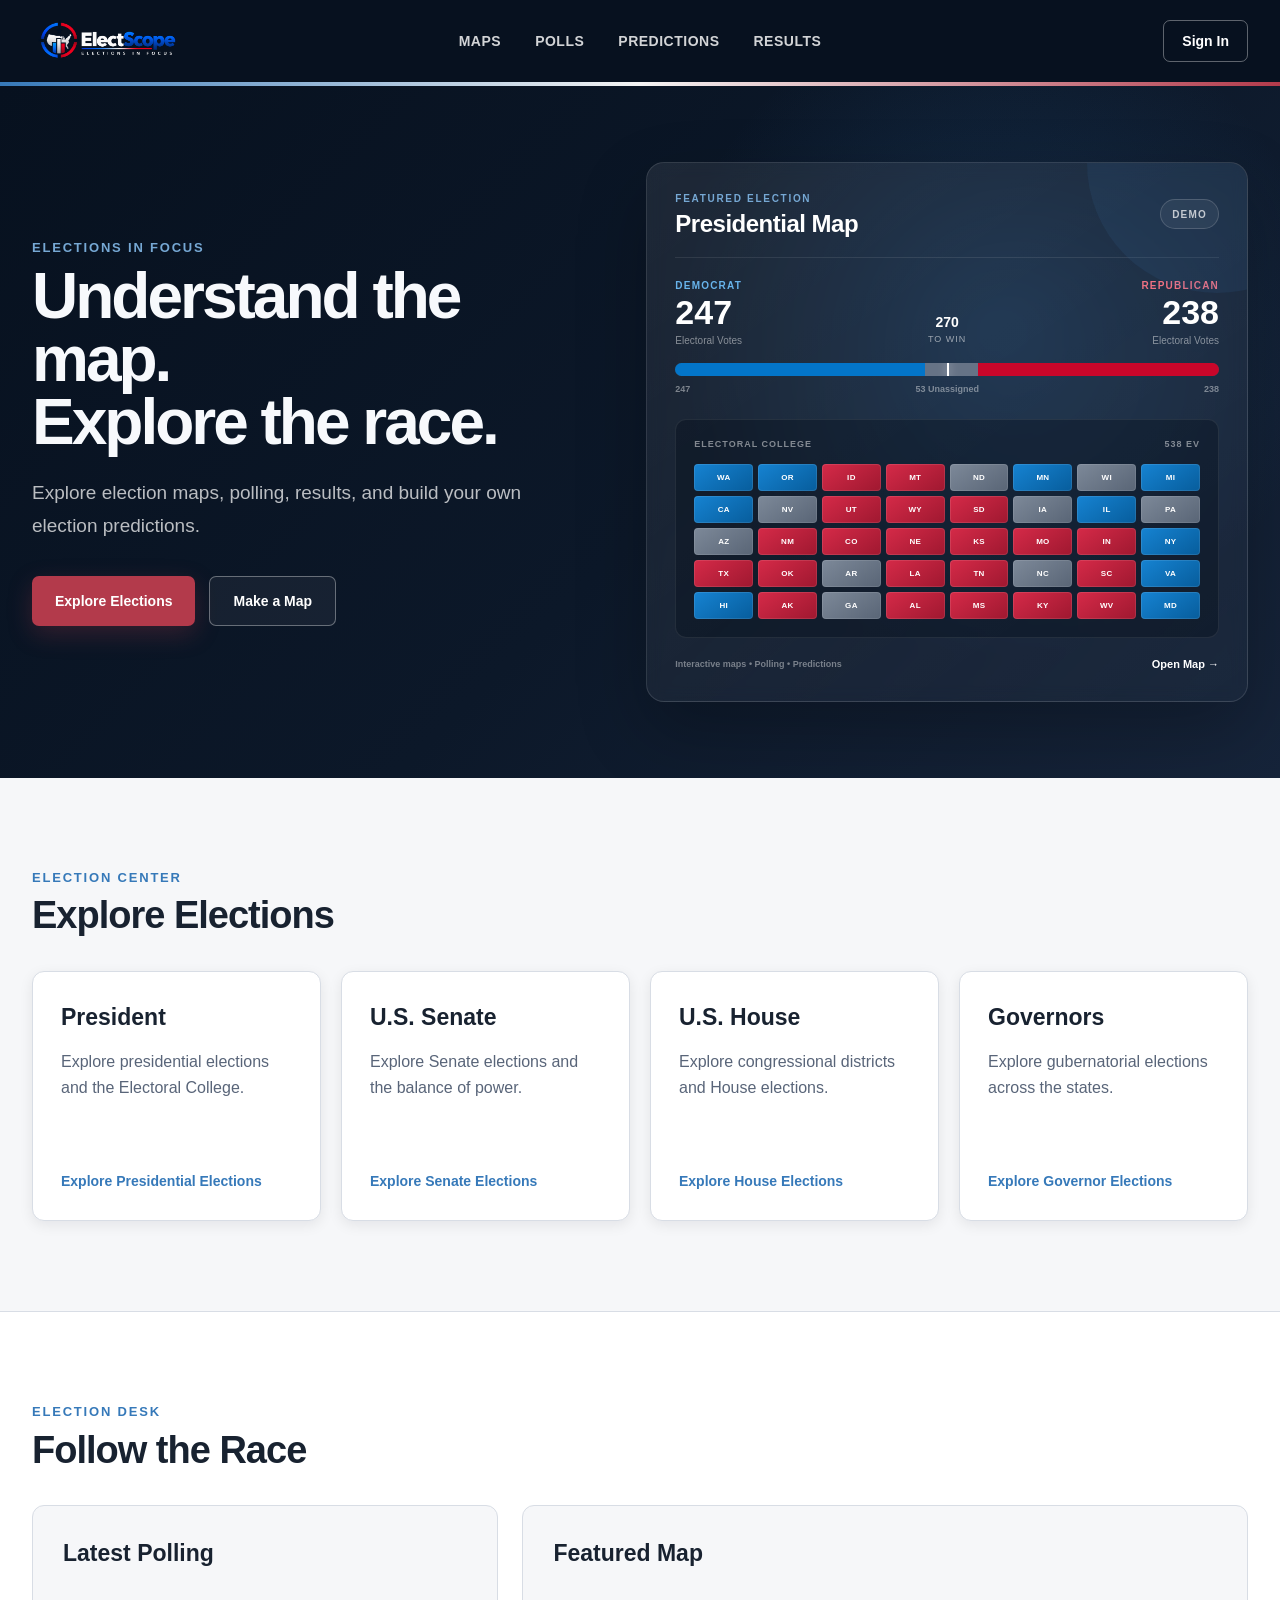
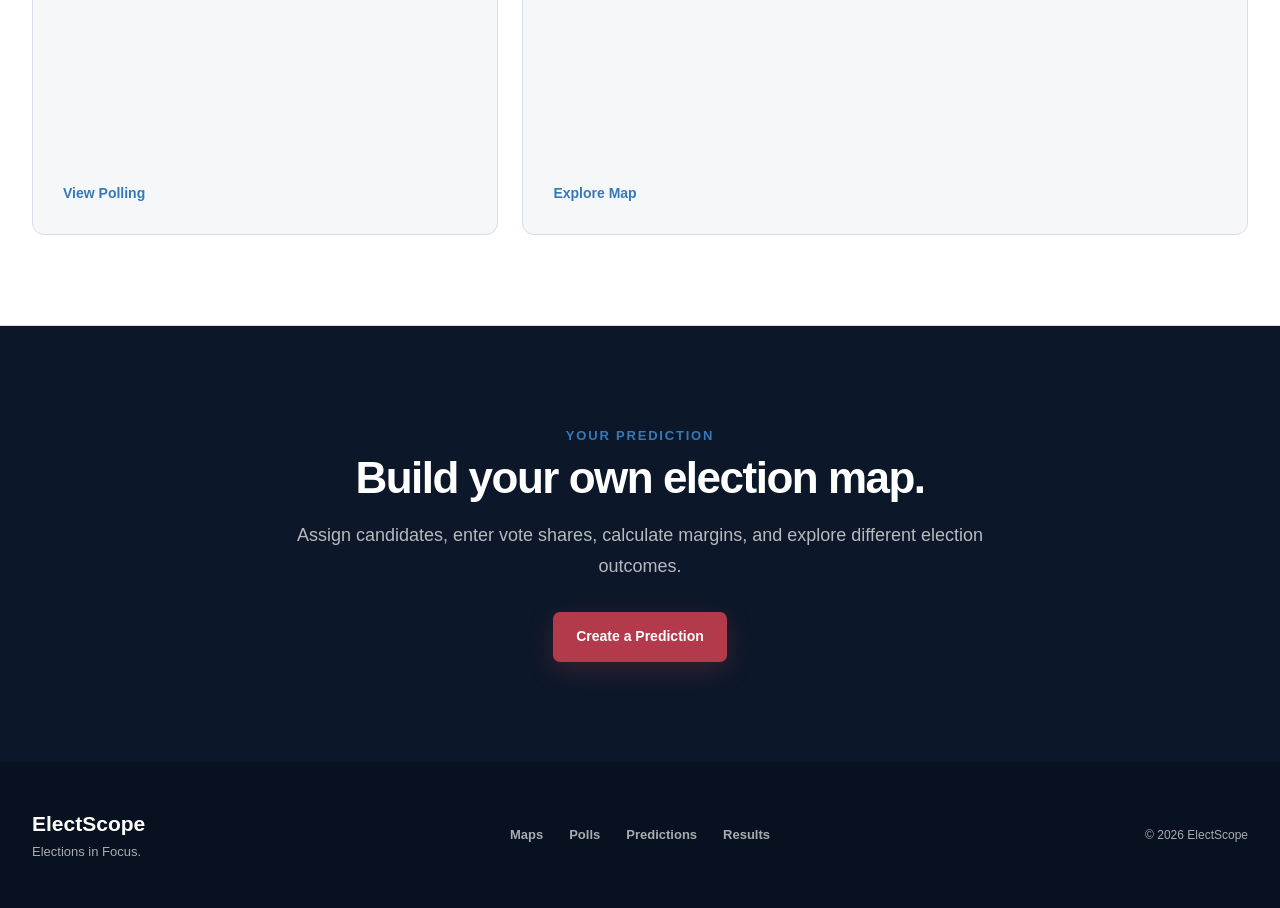
<file: index.html>
<!DOCTYPE html>
<html lang="en">

<head>
    <meta charset="UTF-8">
    <meta name="viewport" content="width=device-width, initial-scale=1.0">

    <title>ElectScope | Elections in Focus</title>

    <link rel="stylesheet" href="css/style.css">
</head>

<body>

    <!-- =====================================================
         HEADER
         ===================================================== -->

    <header class="site-header">

        <nav class="navbar">

            <!-- ELECTSCOPE BRAND -->
            <a href="index.html" class="logo">

                <img
                    src="assets/images/electscope-logo.png"
                    alt="ElectScope - Elections in Focus"
                    class="site-logo"
                >

            </a>


            <!-- MAIN NAVIGATION -->
            <div class="nav-links">

                <a href="maps.html">Maps</a>

                <a href="polls.html">Polls</a>

                <a href="predictions.html">Predictions</a>

                <a href="results.html">Results</a>

            </div>


            <!-- ACCOUNT AREA -->
            <div class="nav-account">

                <a href="#" class="sign-in-button">
                    Sign In
                </a>

            </div>

        </nav>

    </header>


    <!-- =====================================================
         MAIN CONTENT
         ===================================================== -->

    <main>


        <!-- =================================================
             HERO
             ================================================= -->

        <section class="hero">

            <div class="hero-content">

                <p class="hero-label">
                    Elections in Focus
                </p>

                <h1>
                    Understand the map.<br>
                    Explore the race.
                </h1>

                <p class="hero-description">
                    Explore election maps, polling, results,
                    and build your own election predictions.
                </p>

                <div class="hero-buttons">

                    <a href="maps.html" class="primary-button">
                        Explore Elections
                    </a>

                    <a href="predictions.html" class="secondary-button">
                        Make a Map
                    </a>

                </div>

            </div>


            <!-- =============================================
                 HERO ELECTION DASHBOARD
                 Demo numbers are fictional.
                 ============================================= -->

            <div class="hero-visual">

                <div class="hero-dashboard">

                    <div class="dashboard-top">

                        <div>

                            <p class="dashboard-eyebrow">
                                Featured Election
                            </p>

                            <h2>
                                Presidential Map
                            </h2>

                        </div>


                        <span class="dashboard-badge">
                            Demo
                        </span>

                    </div>


                    <div class="dashboard-divider"></div>


                    <!-- CANDIDATE / ELECTORAL VOTE TOTALS -->

                    <div class="dashboard-score">

                        <div class="candidate-score democrat-score">

                            <span class="candidate-party">
                                Democrat
                            </span>

                            <strong>
                                247
                            </strong>

                            <small>
                                Electoral Votes
                            </small>

                        </div>


                        <div class="majority-marker">

                            <span>
                                270
                            </span>

                            <small>
                                To Win
                            </small>

                        </div>


                        <div class="candidate-score republican-score">

                            <span class="candidate-party">
                                Republican
                            </span>

                            <strong>
                                238
                            </strong>

                            <small>
                                Electoral Votes
                            </small>

                        </div>

                    </div>


                    <!-- ELECTORAL VOTE BAR -->

                    <div class="electoral-bar">

                        <div class="ev-democrat"></div>

                        <div class="ev-tossup"></div>

                        <div class="ev-republican"></div>

                        <span class="ev-majority-line"></span>

                    </div>


                    <div class="bar-labels">

                        <span>
                            247
                        </span>

                        <span>
                            53 Unassigned
                        </span>

                        <span>
                            238
                        </span>

                    </div>


                    <!-- ABSTRACT MINI MAP -->

                    <div class="mini-map">

                        <div class="map-header">

                            <span>
                                Electoral College
                            </span>

                            <span>
                                538 EV
                            </span>

                        </div>


                        <div class="state-grid">

                            <span class="state dem">WA</span>
                            <span class="state dem">OR</span>
                            <span class="state rep">ID</span>
                            <span class="state rep">MT</span>
                            <span class="state toss">ND</span>
                            <span class="state dem">MN</span>
                            <span class="state toss">WI</span>
                            <span class="state dem">MI</span>

                            <span class="state dem">CA</span>
                            <span class="state toss">NV</span>
                            <span class="state rep">UT</span>
                            <span class="state rep">WY</span>
                            <span class="state rep">SD</span>
                            <span class="state toss">IA</span>
                            <span class="state dem">IL</span>
                            <span class="state toss">PA</span>

                            <span class="state toss">AZ</span>
                            <span class="state rep">NM</span>
                            <span class="state rep">CO</span>
                            <span class="state rep">NE</span>
                            <span class="state rep">KS</span>
                            <span class="state rep">MO</span>
                            <span class="state rep">IN</span>
                            <span class="state dem">NY</span>

                            <span class="state rep">TX</span>
                            <span class="state rep">OK</span>
                            <span class="state toss">AR</span>
                            <span class="state rep">LA</span>
                            <span class="state rep">TN</span>
                            <span class="state toss">NC</span>
                            <span class="state rep">SC</span>
                            <span class="state dem">VA</span>

                            <span class="state dem">HI</span>
                            <span class="state rep">AK</span>
                            <span class="state toss">GA</span>
                            <span class="state rep">AL</span>
                            <span class="state rep">MS</span>
                            <span class="state rep">KY</span>
                            <span class="state rep">WV</span>
                            <span class="state dem">MD</span>

                        </div>

                    </div>


                    <div class="dashboard-footer">

                        <span>
                            Interactive maps • Polling • Predictions
                        </span>

                        <a href="maps.html">
                            Open Map →
                        </a>

                    </div>

                </div>

            </div>

        </section>


        <!-- =================================================
             ELECTION CENTER
             ================================================= -->

        <section class="election-center">

            <div class="section-heading">

                <p>
                    Election Center
                </p>

                <h2>
                    Explore Elections
                </h2>

            </div>


            <div class="election-grid">


                <!-- PRESIDENT -->

                <article class="election-card">

                    <h3>
                        President
                    </h3>

                    <p>
                        Explore presidential elections and
                        the Electoral College.
                    </p>

                    <a href="maps.html">
                        Explore Presidential Elections
                    </a>

                </article>


                <!-- SENATE -->

                <article class="election-card">

                    <h3>
                        U.S. Senate
                    </h3>

                    <p>
                        Explore Senate elections and
                        the balance of power.
                    </p>

                    <a href="maps.html">
                        Explore Senate Elections
                    </a>

                </article>


                <!-- HOUSE -->

                <article class="election-card">

                    <h3>
                        U.S. House
                    </h3>

                    <p>
                        Explore congressional districts
                        and House elections.
                    </p>

                    <a href="maps.html">
                        Explore House Elections
                    </a>

                </article>


                <!-- GOVERNORS -->

                <article class="election-card">

                    <h3>
                        Governors
                    </h3>

                    <p>
                        Explore gubernatorial elections
                        across the states.
                    </p>

                    <a href="maps.html">
                        Explore Governor Elections
                    </a>

                </article>

            </div>

        </section>


        <!-- =================================================
             ELECTION DESK
             ================================================= -->

        <section class="election-desk">

            <div class="section-heading">

                <p>
                    Election Desk
                </p>

                <h2>
                    Follow the Race
                </h2>

            </div>


            <div class="desk-grid">


                <!-- POLLING -->

                <article class="polling-preview">

                    <h3>
                        Latest Polling
                    </h3>

                    <div class="polling-content">

                        <!-- Polling information will go here -->

                    </div>

                    <a href="polls.html">
                        View Polling
                    </a>

                </article>


                <!-- FEATURED MAP -->

                <article class="featured-map">

                    <h3>
                        Featured Map
                    </h3>

                    <div class="featured-map-content">

                        <!-- Featured election map will go here -->

                    </div>

                    <a href="maps.html">
                        Explore Map
                    </a>

                </article>

            </div>

        </section>


        <!-- =================================================
             PREDICTION CTA
             ================================================= -->

        <section class="prediction-cta">

            <div class="prediction-content">

                <p class="section-label">
                    Your Prediction
                </p>

                <h2>
                    Build your own election map.
                </h2>

                <p>
                    Assign candidates, enter vote shares,
                    calculate margins, and explore different
                    election outcomes.
                </p>

                <a href="predictions.html" class="primary-button">
                    Create a Prediction
                </a>

            </div>

        </section>

    </main>


    <!-- =====================================================
         FOOTER
         ===================================================== -->

    <footer class="site-footer">

        <div class="footer-brand">

            <strong>
                ElectScope
            </strong>

            <p>
                Elections in Focus.
            </p>

        </div>


        <div class="footer-links">

            <a href="maps.html">Maps</a>

            <a href="polls.html">Polls</a>

            <a href="predictions.html">Predictions</a>

            <a href="results.html">Results</a>

        </div>


        <p class="copyright">
            © 2026 ElectScope
        </p>

    </footer>


    <script src="js/main.js"></script>

</body>

</html>
</file>
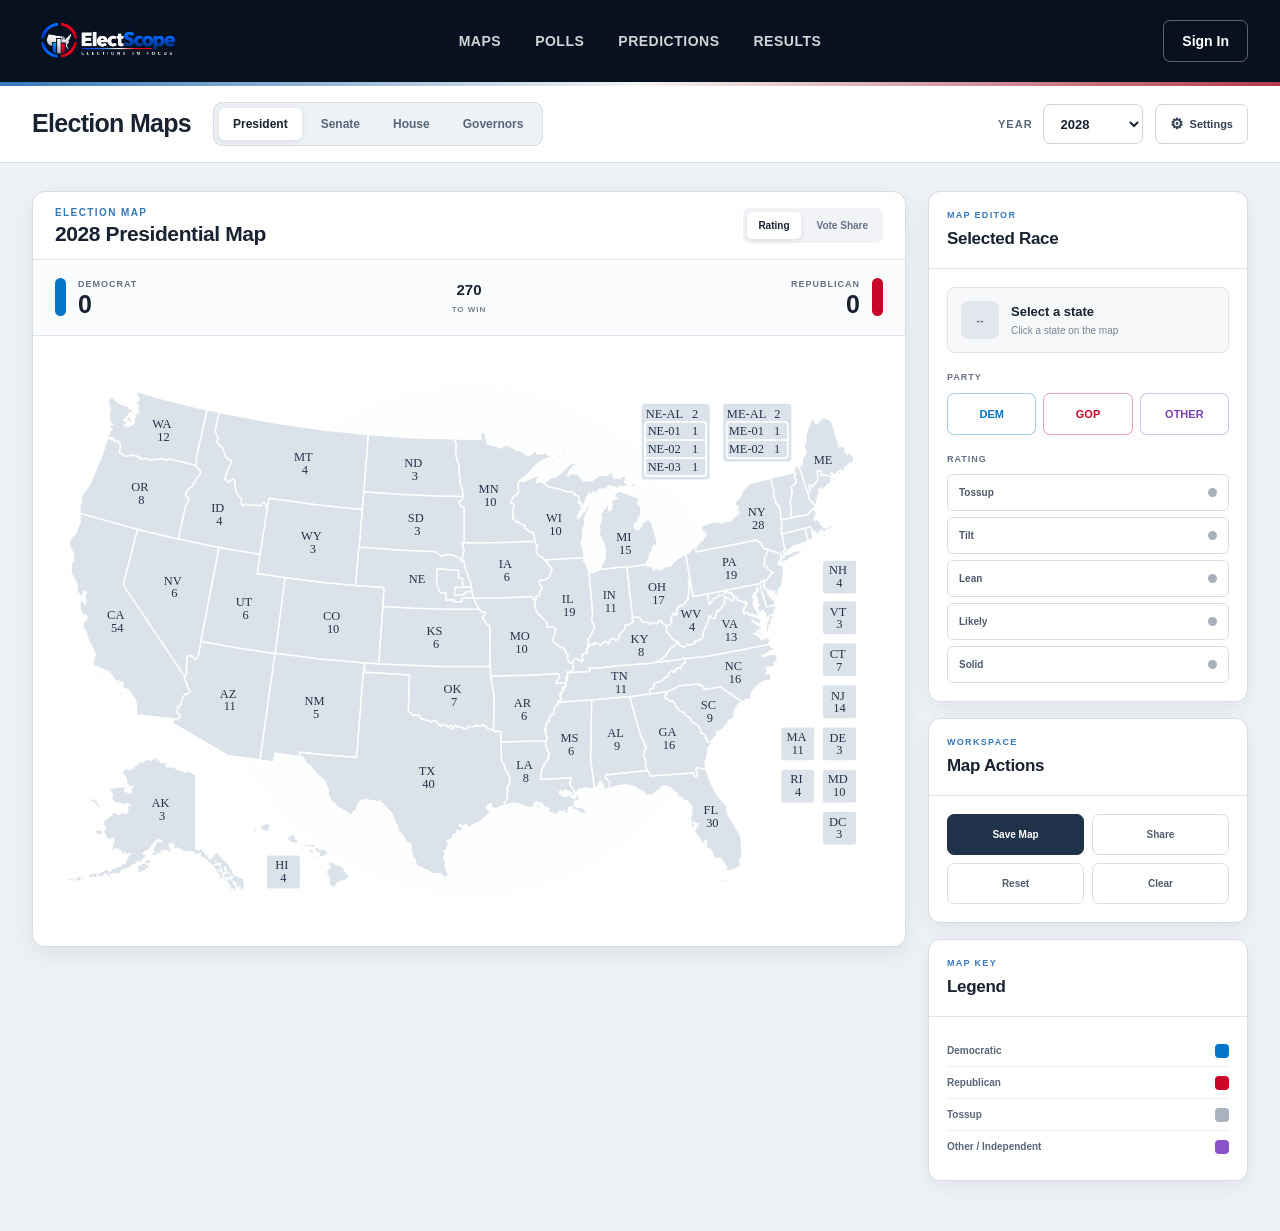
<file: maps.html>
<!DOCTYPE html>
<html lang="en">

<head>
    <meta charset="UTF-8">
    <meta name="viewport" content="width=device-width, initial-scale=1.0">

    <title>Maps | ElectScope</title>

    <link rel="stylesheet" href="css/style.css">

    <style>

        /* =====================================================
           MAPS PAGE
           ===================================================== */

        .maps-page {
            min-height: calc(100vh - 86px);
            background: #eef1f5;
        }

        /* =====================================================
           TOP TOOLBAR
           ===================================================== */

        .maps-toolbar {
            background: #ffffff;
            border-bottom: 1px solid #d8dde5;
        }

        .maps-toolbar-inner {
            width: min(100% - 64px, 1400px);
            min-height: 76px;
            margin: 0 auto;

            display: flex;
            align-items: center;
            justify-content: space-between;

            gap: 30px;
        }

        .maps-title-group {
            display: flex;
            align-items: center;
            gap: 22px;
        }

        .maps-page-title {
            font-size: 25px;
            font-weight: 900;
            letter-spacing: -0.7px;
            color: #182230;
        }

        .election-type-tabs {
            display: flex;
            align-items: center;
            gap: 5px;

            padding: 5px;

            background: #eef1f5;
            border: 1px solid #d8dde5;
            border-radius: 9px;
        }

        .election-type-button {
            border: 0;
            background: transparent;

            padding: 9px 14px;
            border-radius: 6px;

            color: #596579;

            font-family: inherit;
            font-size: 12px;
            font-weight: 800;

            cursor: pointer;
        }

        .election-type-button.active {
            background: #ffffff;
            color: #182230;

            box-shadow:
                0 2px 8px rgba(7, 17, 31, 0.08);
        }

        /* =====================================================
           TOOLBAR RIGHT
           ===================================================== */

        .maps-toolbar-actions {
            display: flex;
            align-items: center;
            gap: 12px;
        }

        .year-control {
            display: flex;
            align-items: center;
            gap: 10px;
        }

        .year-control label {
            color: #596579;

            font-size: 11px;
            font-weight: 900;

            letter-spacing: 1px;
            text-transform: uppercase;
        }

        .year-control select {
            min-width: 100px;
            height: 40px;

            padding: 0 34px 0 13px;

            border: 1px solid #cfd5de;
            border-radius: 7px;

            background: #ffffff;
            color: #182230;

            font-family: inherit;
            font-size: 13px;
            font-weight: 800;

            cursor: pointer;
        }

        .settings-button {
            height: 40px;

            padding: 0 14px;

            display: flex;
            align-items: center;
            gap: 7px;

            border: 1px solid #cfd5de;
            border-radius: 7px;

            background: #ffffff;
            color: #344054;

            font-family: inherit;
            font-size: 11px;
            font-weight: 900;

            cursor: pointer;

            transition:
                background 0.15s ease,
                border-color 0.15s ease,
                transform 0.15s ease;
        }

        .settings-button:hover {
            background: #f7f8fa;
            border-color: #aeb7c4;
            transform: translateY(-1px);
        }

        .settings-icon {
            font-size: 15px;
        }

        /* =====================================================
           WORKSPACE
           ===================================================== */

        .map-workspace {
            width: min(100% - 64px, 1400px);
            margin: 0 auto;

            padding: 28px 0 50px;

            display: grid;

            grid-template-columns:
                minmax(0, 1fr)
                320px;

            gap: 22px;
            align-items: start;
        }

        /* =====================================================
           MAP PANEL
           ===================================================== */

        .map-panel {
            min-width: 0;
            overflow: hidden;

            background: #ffffff;

            border: 1px solid #d8dde5;
            border-radius: 13px;

            box-shadow:
                0 8px 24px rgba(7, 17, 31, 0.07);
        }

        .map-panel-header {
            min-height: 68px;

            padding: 0 22px;

            display: flex;
            align-items: center;
            justify-content: space-between;

            gap: 20px;

            border-bottom: 1px solid #e1e5eb;
        }

        .map-panel-title span {
            display: block;

            margin-bottom: 2px;

            color: #3679b9;

            font-size: 10px;
            font-weight: 900;

            letter-spacing: 1.4px;
            text-transform: uppercase;
        }

        .map-panel-title h1 {
            font-size: 21px;
            line-height: 1.15;
            letter-spacing: -0.4px;
        }

        .map-mode {
            display: flex;
            gap: 5px;

            padding: 4px;

            background: #f1f3f6;
            border-radius: 7px;
        }

        .map-mode button {
            border: 0;
            border-radius: 5px;

            padding: 8px 11px;

            background: transparent;
            color: #667085;

            font-family: inherit;
            font-size: 10px;
            font-weight: 900;

            cursor: pointer;
        }

        .map-mode button.active {
            background: #ffffff;
            color: #182230;

            box-shadow:
                0 2px 6px rgba(7, 17, 31, 0.08);
        }

        /* =====================================================
           SUMMARY
           ===================================================== */

        .map-summary {
            padding: 18px 22px;

            display: grid;

            grid-template-columns:
                1fr
                auto
                1fr;

            align-items: center;

            gap: 24px;

            background: #fafbfc;
            border-bottom: 1px solid #e1e5eb;
        }

        .summary-party {
            display: flex;
            align-items: center;
            gap: 12px;
        }

        .summary-party.republican-summary {
            justify-content: flex-end;
            text-align: right;
        }

        .summary-color {
            width: 11px;
            height: 38px;

            border-radius: 999px;
        }

        .summary-color.democrat {
            background: #0375c9;
        }

        .summary-color.republican {
            background: #c9062a;
        }

        .summary-label {
            display: block;

            color: #667085;

            font-size: 9px;
            font-weight: 900;

            letter-spacing: 1px;
            text-transform: uppercase;
        }

        .summary-party strong {
            display: block;

            color: #182230;

            font-size: 25px;
            line-height: 1;
        }

        .summary-majority {
            text-align: center;
        }

        .summary-majority strong {
            display: block;
            font-size: 15px;
        }

        .summary-majority span {
            display: block;

            margin-top: 2px;

            color: #7b8493;

            font-size: 8px;
            font-weight: 900;

            letter-spacing: 1px;
            text-transform: uppercase;
        }

        /* =====================================================
           MAP
           ===================================================== */

        .map-canvas {
            position: relative;

            min-height: 610px;

            padding: 24px;

            display: flex;
            align-items: center;
            justify-content: center;

            overflow: hidden;

            background:
                radial-gradient(
                    circle at center,
                    rgba(54, 121, 185, 0.04),
                    transparent 52%
                ),
                #ffffff;
        }

        .election-map-container {
            width: 100%;
            min-height: 560px;

            display: flex;
            align-items: center;
            justify-content: center;

            overflow: hidden;
        }

        .election-map {
            display: block;

            width: 100%;
            height: 560px;

            border: 0;
            object-fit: contain;
        }

        /* =====================================================
           SIDEBAR
           ===================================================== */

        .map-sidebar {
            display: flex;
            flex-direction: column;
            gap: 16px;
        }

        .control-card {
            overflow: hidden;

            background: #ffffff;

            border: 1px solid #d8dde5;
            border-radius: 12px;

            box-shadow:
                0 6px 20px rgba(7, 17, 31, 0.06);
        }

        .control-card-header {
            padding: 17px 18px;

            border-bottom: 1px solid #e1e5eb;
        }

        .control-card-header span {
            display: block;

            margin-bottom: 3px;

            color: #3679b9;

            font-size: 9px;
            font-weight: 900;

            letter-spacing: 1.3px;
            text-transform: uppercase;
        }

        .control-card-header h2 {
            font-size: 17px;
            letter-spacing: -0.3px;
        }

        .control-card-body {
            padding: 18px;
        }

        /* =====================================================
           SELECTED STATE
           ===================================================== */

        .selected-state {
            display: flex;
            align-items: center;
            gap: 12px;

            padding: 13px;

            border: 1px solid #dfe4eb;
            border-radius: 8px;

            background: #f7f8fa;
        }

        .selected-state-icon {
            width: 38px;
            height: 38px;

            display: flex;
            align-items: center;
            justify-content: center;

            flex-shrink: 0;

            border-radius: 7px;

            background: #e3e7ed;
            color: #667085;

            font-size: 11px;
            font-weight: 900;
        }

        .selected-state strong {
            display: block;
            font-size: 13px;
        }

        .selected-state span {
            display: block;

            margin-top: 2px;

            color: #7a8596;

            font-size: 10px;
        }

        /* =====================================================
           CONTROLS
           ===================================================== */

        .control-label {
            display: block;

            margin: 18px 0 8px;

            color: #667085;

            font-size: 9px;
            font-weight: 900;

            letter-spacing: 1px;
            text-transform: uppercase;
        }

        .party-buttons {
            display: grid;
            grid-template-columns: repeat(3, 1fr);
            gap: 7px;
        }

        .party-button {
            min-height: 42px;

            border: 1px solid #d8dde5;
            border-radius: 7px;

            background: #ffffff;

            font-family: inherit;
            font-size: 11px;
            font-weight: 900;

            cursor: pointer;
        }

        .party-button.democrat {
            border-color: rgba(3, 117, 201, 0.35);
            color: #0375c9;
        }

        .party-button.republican {
            border-color: rgba(201, 6, 42, 0.35);
            color: #c9062a;
        }

        .party-button.other {
            border-color: rgba(140, 82, 199, 0.35);
            color: #7a43b1;
        }

        .party-button.democrat.active {
            background: #0375c9;
            color: #ffffff;
        }

        .party-button.republican.active {
            background: #c9062a;
            color: #ffffff;
        }

        .party-button.other.active {
            background: #8c52c7;
            color: #ffffff;
        }

        .rating-buttons {
            display: grid;
            gap: 6px;
        }

        .rating-button {
            width: 100%;
            min-height: 37px;

            padding: 0 11px;

            display: flex;
            align-items: center;
            justify-content: space-between;

            border: 1px solid #d8dde5;
            border-radius: 6px;

            background: #ffffff;
            color: #4d596b;

            font-family: inherit;
            font-size: 10px;
            font-weight: 800;

            cursor: pointer;
        }

        .rating-button:hover {
            background: #f7f8fa;
        }

        .rating-button.active {
            background: #eef3f8;
            border-color: #3679b9;

            box-shadow:
                inset 3px 0 0 #3679b9;
        }

        .rating-dot {
            width: 9px;
            height: 9px;

            border-radius: 50%;
            background: #a8b0bc;
        }

        /* =====================================================
           ACTIONS
           ===================================================== */

        .map-actions {
            display: grid;
            grid-template-columns: 1fr 1fr;
            gap: 8px;
        }

        .map-action-button {
            min-height: 41px;

            border: 1px solid #d8dde5;
            border-radius: 7px;

            background: #ffffff;
            color: #4f5b6d;

            font-family: inherit;
            font-size: 10px;
            font-weight: 900;

            cursor: pointer;
        }

        .map-action-button.primary {
            border-color: #20314a;
            background: #20314a;
            color: #ffffff;
        }

        /* =====================================================
           LEGEND
           ===================================================== */

        .legend-row {
            display: flex;
            align-items: center;
            justify-content: space-between;

            padding: 8px 0;

            color: #596579;

            font-size: 10px;
            font-weight: 700;
        }

        .legend-row + .legend-row {
            border-top: 1px solid #edf0f3;
        }

        .legend-swatch {
            width: 14px;
            height: 14px;

            border-radius: 4px;
        }

        .legend-swatch.democrat {
            background: #0375c9;
        }

        .legend-swatch.republican {
            background: #c9062a;
        }

        .legend-swatch.tossup {
            background: #aab2bd;
        }

        .legend-swatch.other {
            background: #8c52c7;
        }

        /* =====================================================
           SETTINGS MODAL
           ===================================================== */

        .settings-overlay {
            position: fixed;
            inset: 0;
            z-index: 1000;

            display: none;
            align-items: center;
            justify-content: center;

            padding: 30px;

            background:
                rgba(7, 17, 31, 0.62);

            backdrop-filter: blur(4px);
        }

        .settings-overlay.open {
            display: flex;
        }

        .settings-modal {
            width: min(860px, 100%);
            max-height: 88vh;

            overflow: hidden;

            display: grid;
            grid-template-rows: auto 1fr auto;

            background: #ffffff;

            border: 1px solid #d8dde5;
            border-radius: 15px;

            box-shadow:
                0 28px 80px rgba(7, 17, 31, 0.28);
        }

        .settings-modal-header {
            padding: 20px 22px;

            display: flex;
            align-items: center;
            justify-content: space-between;

            border-bottom: 1px solid #e1e5eb;
        }

        .settings-modal-heading span {
            display: block;

            margin-bottom: 3px;

            color: #3679b9;

            font-size: 9px;
            font-weight: 900;

            letter-spacing: 1.3px;
            text-transform: uppercase;
        }

        .settings-modal-heading h2 {
            color: #182230;

            font-size: 21px;
            letter-spacing: -0.4px;
        }

        .settings-close {
            width: 36px;
            height: 36px;

            border: 1px solid #d8dde5;
            border-radius: 8px;

            background: #ffffff;
            color: #596579;

            font-size: 20px;

            cursor: pointer;
        }

        .settings-modal-body {
            min-height: 0;

            display: grid;

            grid-template-columns:
                190px
                minmax(0, 1fr);
        }

        .settings-nav {
            padding: 16px;

            background: #f6f8fa;

            border-right: 1px solid #e1e5eb;
        }

        .settings-nav-button {
            width: 100%;

            margin-bottom: 6px;
            padding: 11px 12px;

            border: 0;
            border-radius: 7px;

            background: transparent;
            color: #596579;

            text-align: left;

            font-family: inherit;
            font-size: 11px;
            font-weight: 850;

            cursor: pointer;
        }

        .settings-nav-button.active {
            background: #ffffff;
            color: #182230;

            box-shadow:
                0 2px 8px rgba(7, 17, 31, 0.07);
        }

        .settings-content {
            padding: 24px;

            overflow-y: auto;
        }

        .settings-section {
            display: none;
        }

        .settings-section.active {
            display: block;
        }

        .settings-section h3 {
            margin-bottom: 5px;

            color: #182230;

            font-size: 18px;
        }

        .settings-description {
            margin-bottom: 22px;

            color: #7a8596;

            font-size: 11px;
            line-height: 1.55;
        }

        .settings-field {
            margin-bottom: 18px;
        }

        .settings-field label {
            display: block;

            margin-bottom: 7px;

            color: #596579;

            font-size: 9px;
            font-weight: 900;

            letter-spacing: 0.8px;
            text-transform: uppercase;
        }

        .settings-input,
        .settings-select {
            width: 100%;
            height: 42px;

            padding: 0 12px;

            border: 1px solid #cfd5de;
            border-radius: 7px;

            background: #ffffff;
            color: #182230;

            font-family: inherit;
            font-size: 12px;
            font-weight: 700;
        }

        .settings-grid {
            display: grid;
            grid-template-columns: 1fr 1fr;
            gap: 14px;
        }

        .party-settings-card {
            margin-bottom: 14px;
            padding: 16px;

            border: 1px solid #dfe4eb;
            border-radius: 9px;

            background: #fafbfc;
        }

        .party-settings-card h4 {
            margin-bottom: 14px;

            font-size: 13px;
        }

        .party-settings-card.democrat-card {
            border-left: 4px solid #0375c9;
        }

        .party-settings-card.republican-card {
            border-left: 4px solid #c9062a;
        }

        .settings-note {
            padding: 12px 14px;

            border: 1px solid #dce5ee;
            border-radius: 8px;

            background: #f5f8fb;
            color: #667085;

            font-size: 10px;
            line-height: 1.5;
        }

        .settings-toggle-row {
            min-height: 48px;

            display: flex;
            align-items: center;
            justify-content: space-between;

            gap: 20px;

            border-bottom: 1px solid #edf0f3;
        }

        .settings-toggle-row strong {
            display: block;

            color: #344054;

            font-size: 11px;
        }

        .settings-toggle-row span {
            display: block;

            margin-top: 2px;

            color: #8a94a3;

            font-size: 9px;
        }

        .settings-toggle-row input {
            width: 18px;
            height: 18px;
        }

        .settings-modal-footer {
            padding: 15px 22px;

            display: flex;
            align-items: center;
            justify-content: space-between;

            gap: 12px;

            border-top: 1px solid #e1e5eb;

            background: #fafbfc;
        }

        .settings-footer-right {
            display: flex;
            gap: 8px;
        }

        .settings-footer-button {
            min-height: 39px;

            padding: 0 15px;

            border: 1px solid #cfd5de;
            border-radius: 7px;

            background: #ffffff;
            color: #4f5b6d;

            font-family: inherit;
            font-size: 10px;
            font-weight: 900;

            cursor: pointer;
        }

        .settings-footer-button.primary {
            border-color: #20314a;
            background: #20314a;
            color: #ffffff;
        }

    </style>

</head>


<body>

    <!-- =====================================================
         HEADER
         ===================================================== -->

    <header class="site-header">

        <nav class="navbar">

            <a href="index.html" class="logo">

                <img
                    src="assets/images/electscope-logo.png"
                    alt="ElectScope - Elections in Focus"
                    class="site-logo"
                >

            </a>

            <div class="nav-links">

                <a href="maps.html">Maps</a>
                <a href="polls.html">Polls</a>
                <a href="predictions.html">Predictions</a>
                <a href="results.html">Results</a>

            </div>

            <div class="nav-account">

                <a href="#" class="sign-in-button">
                    Sign In
                </a>

            </div>

        </nav>

    </header>


    <!-- =====================================================
         MAPS PAGE
         ===================================================== -->

    <main class="maps-page">


        <!-- =================================================
             TOOLBAR
             ================================================= -->

        <section class="maps-toolbar">

            <div class="maps-toolbar-inner">

                <div class="maps-title-group">

                    <h1 class="maps-page-title">
                        Election Maps
                    </h1>

                    <div class="election-type-tabs">

                        <button
                            class="election-type-button active"
                            type="button"
                            data-election="president"
                        >
                            President
                        </button>

                        <button
                            class="election-type-button"
                            type="button"
                            data-election="senate"
                        >
                            Senate
                        </button>

                        <button
                            class="election-type-button"
                            type="button"
                            data-election="house"
                        >
                            House
                        </button>

                        <button
                            class="election-type-button"
                            type="button"
                            data-election="governors"
                        >
                            Governors
                        </button>

                    </div>

                </div>


                <div class="maps-toolbar-actions">

                    <div class="year-control">

                        <label for="election-year">
                            Year
                        </label>

                        <select id="election-year">

                            <option value="2028" selected>
                                2028
                            </option>

                            <option value="2024">
                                2024
                            </option>

                            <option value="2020">
                                2020
                            </option>

                        </select>

                    </div>


                    <button
                        type="button"
                        class="settings-button"
                        id="open-map-settings"
                    >
                        <span class="settings-icon">
                            ⚙
                        </span>

                        Settings
                    </button>

                </div>

            </div>

        </section>


        <!-- =================================================
             WORKSPACE
             ================================================= -->

        <section class="map-workspace">

            <div class="map-panel">

                <div class="map-panel-header">

                    <div class="map-panel-title">

                        <span>
                            Election Map
                        </span>

                        <h1 id="map-title">
                            2028 Presidential Map
                        </h1>

                    </div>


                    <div class="map-mode">

                        <button
                            type="button"
                            class="active"
                            data-mode="rating"
                        >
                            Rating
                        </button>

                        <button
                            type="button"
                            data-mode="vote-share"
                        >
                            Vote Share
                        </button>

                    </div>

                </div>


                <!-- =========================================
                     SUMMARY
                     ========================================= -->

                <div class="map-summary">

                    <div class="summary-party">

                        <span
                            class="summary-color democrat"
                        ></span>

                        <div>

                            <span
                                class="summary-label"
                                id="democrat-summary-label"
                            >
                                Democrat
                            </span>

                            <strong id="democrat-total">
                                0
                            </strong>

                        </div>

                    </div>


                    <div class="summary-majority">

                        <strong id="majority-number">
                            270
                        </strong>

                        <span id="majority-label">
                            To Win
                        </span>

                    </div>


                    <div
                        class="
                            summary-party
                            republican-summary
                        "
                    >

                        <div>

                            <span
                                class="summary-label"
                                id="republican-summary-label"
                            >
                                Republican
                            </span>

                            <strong id="republican-total">
                                0
                            </strong>

                        </div>

                        <span
                            class="summary-color republican"
                        ></span>

                    </div>

                </div>


                <!-- =========================================
                     SVG MAP
                     ========================================= -->

                <div class="map-canvas">

                    <div class="election-map-container">

                        <object
                            id="election-map"
                            class="election-map"
                            data="maps/president.svg"
                            type="image/svg+xml"
                            aria-label="United States presidential election map"
                        >
                            Your browser could not load the election map.
                        </object>

                    </div>

                </div>

            </div>


            <!-- =============================================
                 SIDEBAR
                 ============================================= -->

            <aside class="map-sidebar">

                <section class="control-card">

                    <div class="control-card-header">

                        <span>
                            Map Editor
                        </span>

                        <h2>
                            Selected Race
                        </h2>

                    </div>


                    <div class="control-card-body">

                        <div class="selected-state">

                            <div
                                class="selected-state-icon"
                                id="selected-state-icon"
                            >
                                --
                            </div>

                            <div>

                                <strong id="selected-state-name">
                                    Select a state
                                </strong>

                                <span id="selected-state-description">
                                    Click a state on the map
                                </span>

                            </div>

                        </div>


                        <span class="control-label">
                            Party
                        </span>


                        <div class="party-buttons">

                            <button
                                type="button"
                                class="party-button democrat"
                                data-party="democrat"
                                id="democrat-party-button"
                            >
                                DEM
                            </button>

                            <button
                                type="button"
                                class="party-button republican"
                                data-party="republican"
                                id="republican-party-button"
                            >
                                GOP
                            </button>

                            <button
                                type="button"
                                class="party-button other"
                                data-party="other"
                            >
                                OTHER
                            </button>

                        </div>


                        <span class="control-label">
                            Rating
                        </span>


                        <div class="rating-buttons">

                            <button
                                type="button"
                                class="rating-button"
                                data-rating="tossup"
                            >
                                Tossup
                                <span class="rating-dot"></span>
                            </button>

                            <button
                                type="button"
                                class="rating-button"
                                data-rating="tilt"
                            >
                                Tilt
                                <span class="rating-dot"></span>
                            </button>

                            <button
                                type="button"
                                class="rating-button"
                                data-rating="lean"
                            >
                                Lean
                                <span class="rating-dot"></span>
                            </button>

                            <button
                                type="button"
                                class="rating-button"
                                data-rating="likely"
                            >
                                Likely
                                <span class="rating-dot"></span>
                            </button>

                            <button
                                type="button"
                                class="rating-button"
                                data-rating="solid"
                            >
                                Solid
                                <span class="rating-dot"></span>
                            </button>

                        </div>

                    </div>

                </section>


                <!-- =========================================
                     ACTIONS
                     ========================================= -->

                <section class="control-card">

                    <div class="control-card-header">

                        <span>
                            Workspace
                        </span>

                        <h2>
                            Map Actions
                        </h2>

                    </div>


                    <div class="control-card-body">

                        <div class="map-actions">

                            <button
                                type="button"
                                class="map-action-button primary"
                                data-action="save"
                            >
                                Save Map
                            </button>

                            <button
                                type="button"
                                class="map-action-button"
                                data-action="share"
                            >
                                Share
                            </button>

                            <button
                                type="button"
                                class="map-action-button"
                                data-action="reset"
                            >
                                Reset
                            </button>

                            <button
                                type="button"
                                class="map-action-button"
                                data-action="clear"
                            >
                                Clear
                            </button>

                        </div>

                    </div>

                </section>


                <!-- =========================================
                     LEGEND
                     ========================================= -->

                <section class="control-card">

                    <div class="control-card-header">

                        <span>
                            Map Key
                        </span>

                        <h2>
                            Legend
                        </h2>

                    </div>


                    <div class="control-card-body">

                        <div class="legend-row">

                            <span id="democrat-legend-label">
                                Democratic
                            </span>

                            <span
                                class="legend-swatch democrat"
                            ></span>

                        </div>


                        <div class="legend-row">

                            <span id="republican-legend-label">
                                Republican
                            </span>

                            <span
                                class="legend-swatch republican"
                            ></span>

                        </div>


                        <div class="legend-row">

                            <span>
                                Tossup
                            </span>

                            <span
                                class="legend-swatch tossup"
                            ></span>

                        </div>


                        <div class="legend-row">

                            <span>
                                Other / Independent
                            </span>

                            <span
                                class="legend-swatch other"
                            ></span>

                        </div>

                    </div>

                </section>

            </aside>

        </section>

    </main>


    <!-- =====================================================
         MAP SETTINGS MODAL
         ===================================================== -->

    <div
        class="settings-overlay"
        id="map-settings-overlay"
        aria-hidden="true"
    >

        <div
            class="settings-modal"
            role="dialog"
            aria-modal="true"
            aria-labelledby="map-settings-title"
        >

            <div class="settings-modal-header">

                <div class="settings-modal-heading">

                    <span>
                        ElectScope
                    </span>

                    <h2 id="map-settings-title">
                        Map Settings
                    </h2>

                </div>


                <button
                    type="button"
                    class="settings-close"
                    id="close-map-settings"
                    aria-label="Close map settings"
                >
                    ×
                </button>

            </div>


            <div class="settings-modal-body">


                <!-- SETTINGS NAVIGATION -->

                <nav class="settings-nav">

                    <button
                        type="button"
                        class="settings-nav-button active"
                        data-settings-tab="general"
                    >
                        General
                    </button>

                    <button
                        type="button"
                        class="settings-nav-button"
                        data-settings-tab="candidates"
                    >
                        Candidates & Parties
                    </button>

                    <button
                        type="button"
                        class="settings-nav-button"
                        data-settings-tab="electoral-votes"
                    >
                        Electoral Votes
                    </button>

                    <button
                        type="button"
                        class="settings-nav-button"
                        data-settings-tab="display"
                    >
                        Display
                    </button>

                </nav>


                <!-- SETTINGS CONTENT -->

                <div class="settings-content">


                    <!-- GENERAL -->

                    <section
                        class="settings-section active"
                        data-settings-section="general"
                    >

                        <h3>
                            General
                        </h3>

                        <p class="settings-description">
                            Configure the basic information for this election map.
                        </p>


                        <div class="settings-field">

                            <label for="settings-map-title">
                                Map Title
                            </label>

                            <input
                                type="text"
                                class="settings-input"
                                id="settings-map-title"
                                value="2028 Presidential Map"
                            >

                        </div>


                        <div class="settings-grid">

                            <div class="settings-field">

                                <label for="settings-election-year">
                                    Election Year
                                </label>

                                <select
                                    class="settings-select"
                                    id="settings-election-year"
                                >

                                    <option value="2028">
                                        2028
                                    </option>

                                    <option value="2024">
                                        2024
                                    </option>

                                    <option value="2020">
                                        2020
                                    </option>

                                </select>

                            </div>


                            <div class="settings-field">

                                <label>
                                    Election Type
                                </label>

                                <input
                                    type="text"
                                    class="settings-input"
                                    value="President"
                                    disabled
                                >

                            </div>

                        </div>

                    </section>


                    <!-- CANDIDATES -->

                    <section
                        class="settings-section"
                        data-settings-section="candidates"
                    >

                        <h3>
                            Candidates & Parties
                        </h3>

                        <p class="settings-description">
                            Customize the names displayed throughout your map.
                            Party identity remains separate from candidate names
                            so map colors remain consistent.
                        </p>


                        <div
                            class="
                                party-settings-card
                                democrat-card
                            "
                        >

                            <h4>
                                Democratic Slot
                            </h4>


                            <div class="settings-grid">

                                <div class="settings-field">

                                    <label for="democrat-candidate-name">
                                        Candidate Name
                                    </label>

                                    <input
                                        type="text"
                                        class="settings-input"
                                        id="democrat-candidate-name"
                                        placeholder="Candidate name"
                                    >

                                </div>


                                <div class="settings-field">

                                    <label for="democrat-short-name">
                                        Short Label
                                    </label>

                                    <input
                                        type="text"
                                        class="settings-input"
                                        id="democrat-short-name"
                                        value="DEM"
                                        maxlength="12"
                                    >

                                </div>

                            </div>


                            <div class="settings-field">

                                <label for="democrat-party-name">
                                    Party Name
                                </label>

                                <input
                                    type="text"
                                    class="settings-input"
                                    id="democrat-party-name"
                                    value="Democratic"
                                >

                            </div>

                        </div>


                        <div
                            class="
                                party-settings-card
                                republican-card
                            "
                        >

                            <h4>
                                Republican Slot
                            </h4>


                            <div class="settings-grid">

                                <div class="settings-field">

                                    <label for="republican-candidate-name">
                                        Candidate Name
                                    </label>

                                    <input
                                        type="text"
                                        class="settings-input"
                                        id="republican-candidate-name"
                                        placeholder="Candidate name"
                                    >

                                </div>


                                <div class="settings-field">

                                    <label for="republican-short-name">
                                        Short Label
                                    </label>

                                    <input
                                        type="text"
                                        class="settings-input"
                                        id="republican-short-name"
                                        value="GOP"
                                        maxlength="12"
                                    >

                                </div>

                            </div>


                            <div class="settings-field">

                                <label for="republican-party-name">
                                    Party Name
                                </label>

                                <input
                                    type="text"
                                    class="settings-input"
                                    id="republican-party-name"
                                    value="Republican"
                                >

                            </div>

                        </div>

                    </section>


                    <!-- ELECTORAL VOTES -->

                    <section
                        class="settings-section"
                        data-settings-section="electoral-votes"
                    >

                        <h3>
                            Electoral Votes
                        </h3>

                        <p class="settings-description">
                            Official electoral-vote values are loaded from the
                            selected election year. Custom state values will be
                            added in the next wiring step.
                        </p>


                        <div class="settings-grid">

                            <div class="settings-field">

                                <label>
                                    Total Electoral Votes
                                </label>

                                <input
                                    type="number"
                                    class="settings-input"
                                    id="settings-total-ev"
                                    value="538"
                                    disabled
                                >

                            </div>


                            <div class="settings-field">

                                <label>
                                    Majority Needed
                                </label>

                                <input
                                    type="number"
                                    class="settings-input"
                                    id="settings-majority"
                                    value="270"
                                    disabled
                                >

                            </div>

                        </div>


                        <div class="settings-note">
                            ElectScope will calculate the majority automatically
                            from the total electoral votes. Custom allocations
                            will remain separate from official historical data.
                        </div>

                    </section>


                    <!-- DISPLAY -->

                    <section
                        class="settings-section"
                        data-settings-section="display"
                    >

                        <h3>
                            Display
                        </h3>

                        <p class="settings-description">
                            Choose which information appears on the election map.
                        </p>


                        <label class="settings-toggle-row">

                            <div>

                                <strong>
                                    State Labels
                                </strong>

                                <span>
                                    Show state abbreviations.
                                </span>

                            </div>

                            <input
                                type="checkbox"
                                id="display-state-labels"
                                checked
                            >

                        </label>


                        <label class="settings-toggle-row">

                            <div>

                                <strong>
                                    Electoral Vote Numbers
                                </strong>

                                <span>
                                    Show each state's electoral votes.
                                </span>

                            </div>

                            <input
                                type="checkbox"
                                id="display-ev-numbers"
                                checked
                            >

                        </label>


                        <label class="settings-toggle-row">

                            <div>

                                <strong>
                                    Rating Distribution
                                </strong>

                                <span>
                                    Show the rating distribution bar below the map.
                                </span>

                            </div>

                            <input
                                type="checkbox"
                                id="display-rating-bar"
                                checked
                            >

                        </label>

                    </section>

                </div>

            </div>


            <!-- SETTINGS FOOTER -->

            <div class="settings-modal-footer">

                <button
                    type="button"
                    class="settings-footer-button"
                    id="restore-default-settings"
                >
                    Restore Defaults
                </button>


                <div class="settings-footer-right">

                    <button
                        type="button"
                        class="settings-footer-button"
                        id="cancel-map-settings"
                    >
                        Cancel
                    </button>

                    <button
                        type="button"
                        class="
                            settings-footer-button
                            primary
                        "
                        id="apply-map-settings"
                    >
                        Apply Changes
                    </button>

                </div>

            </div>

        </div>

    </div>


    <!-- =====================================================
         JAVASCRIPT
         ===================================================== -->

    <script src="js/main.js"></script>
    <script src="data/elections.js"></script>
    <script src="js/maps.js"></script>


    <!-- =====================================================
         SETTINGS INTERFACE
         Temporary UI controller.
         Map-setting behavior gets moved into maps.js next.
         ===================================================== -->

    <script>

        document.addEventListener(
            "DOMContentLoaded",
            function () {

                const overlay =
                    document.getElementById(
                        "map-settings-overlay"
                    );

                const openButton =
                    document.getElementById(
                        "open-map-settings"
                    );

                const closeButton =
                    document.getElementById(
                        "close-map-settings"
                    );

                const cancelButton =
                    document.getElementById(
                        "cancel-map-settings"
                    );

                const navButtons =
                    document.querySelectorAll(
                        "[data-settings-tab]"
                    );

                const sections =
                    document.querySelectorAll(
                        "[data-settings-section]"
                    );


                function openSettings() {

                    overlay.classList.add("open");

                    overlay.setAttribute(
                        "aria-hidden",
                        "false"
                    );

                }


                function closeSettings() {

                    overlay.classList.remove("open");

                    overlay.setAttribute(
                        "aria-hidden",
                        "true"
                    );

                }


                openButton.addEventListener(
                    "click",
                    openSettings
                );


                closeButton.addEventListener(
                    "click",
                    closeSettings
                );


                cancelButton.addEventListener(
                    "click",
                    closeSettings
                );


                overlay.addEventListener(
                    "click",
                    function (event) {

                        if (event.target === overlay) {

                            closeSettings();

                        }

                    }
                );


                document.addEventListener(
                    "keydown",
                    function (event) {

                        if (
                            event.key === "Escape" &&
                            overlay.classList.contains(
                                "open"
                            )
                        ) {

                            closeSettings();

                        }

                    }
                );


                navButtons.forEach(
                    function (button) {

                        button.addEventListener(
                            "click",
                            function () {

                                const tab =
                                    button.dataset
                                        .settingsTab;


                                navButtons.forEach(
                                    function (item) {

                                        item.classList
                                            .toggle(
                                                "active",
                                                item ===
                                                button
                                            );

                                    }
                                );


                                sections.forEach(
                                    function (section) {

                                        section.classList
                                            .toggle(
                                                "active",
                                                section.dataset
                                                    .settingsSection ===
                                                tab
                                            );

                                    }
                                );

                            }
                        );

                    }
                );

            }
        );

    </script>

</body>

</html>
</file>
<file: css/style.css>
/* =========================================================
   ELECTSCOPE
   Desktop Design System
   ========================================================= */


/* =========================================================
   COLORS
   ========================================================= */

:root {

    --navy-950: #07111f;
    --navy-900: #0c1829;
    --navy-800: #142238;
    --navy-700: #20314a;

    --white: #ffffff;
    --off-white: #f6f7f9;
    --light-gray: #e8ebef;
    --border: #d8dde5;

    --text-dark: #182230;
    --text-medium: #596579;
    --text-light: #f7f9fc;

    --scope-blue: #3679b9;
    --scope-blue-light: #76a8d4;
    --scope-red: #b33a4b;

    --democrat: #0375c9;
    --republican: #c9062a;
    --independent: #8c52c7;
    --tossup: #8b95a5;

    --shadow-small:
        0 4px 14px rgba(7, 17, 31, 0.08);

    --shadow-medium:
        0 12px 32px rgba(7, 17, 31, 0.12);

    --page-width: 1240px;
}


/* =========================================================
   RESET
   ========================================================= */

* {
    box-sizing: border-box;
    margin: 0;
    padding: 0;
}


html {
    scroll-behavior: smooth;
}


body {

    min-height: 100vh;

    font-family:
        Inter,
        "Segoe UI",
        Arial,
        Helvetica,
        sans-serif;

    background: var(--off-white);

    color: var(--text-dark);

    line-height: 1.5;
}


a {
    color: inherit;
    text-decoration: none;
}


/* =========================================================
   HEADER
   ========================================================= */

.site-header {

    position: relative;

    z-index: 100;

    background: var(--navy-950);

    color: var(--white);

    border-bottom: 4px solid transparent;

    border-image:
        linear-gradient(
            90deg,
            var(--scope-blue),
            #f4f4f4,
            var(--scope-red)
        ) 1;
}


/* =========================================================
   NAVBAR
   ========================================================= */

.navbar {

    width: min(
        100% - 64px,
        var(--page-width)
    );

    min-height: 82px;

    margin: 0 auto;

    display: grid;

    grid-template-columns:
        1fr
        auto
        1fr;

    align-items: center;

    gap: 30px;
}


/* =========================================================
   LOGO
   ========================================================= */

.logo {

    justify-self: start;

    display: flex;

    align-items: center;

    height: 58px;
}


.site-logo {

    display: block;

    width: auto;

    height: 50px;

    max-width: 310px;

    object-fit: contain;
}


/* =========================================================
   MAIN NAVIGATION
   ========================================================= */

.nav-links {

    display: flex;

    align-items: center;

    justify-content: center;

    gap: 34px;
}


.nav-links a {

    position: relative;

    display: inline-flex;

    align-items: center;

    padding: 30px 0;

    color:
        rgba(255, 255, 255, 0.82);

    font-size: 14px;

    font-weight: 700;

    letter-spacing: 0.5px;

    text-transform: uppercase;

    transition:
        color 0.2s ease,
        transform 0.2s ease;
}


.nav-links a:hover {

    color: var(--white);

    transform: translateY(-1px);
}


.nav-links a::after {

    content: "";

    position: absolute;

    left: 50%;
    bottom: 20px;

    width: 0;
    height: 2px;

    background: var(--white);

    transform: translateX(-50%);

    transition:
        width 0.2s ease;
}


.nav-links a:hover::after {
    width: 100%;
}


/* =========================================================
   ACCOUNT
   ========================================================= */

.nav-account {
    justify-self: end;
}


.nav-account a {

    display: inline-flex;

    align-items: center;

    justify-content: center;

    min-height: 42px;

    padding: 0 18px;

    border:
        1px solid
        rgba(255, 255, 255, 0.35);

    border-radius: 7px;

    font-size: 14px;

    font-weight: 700;

    transition:
        background 0.2s ease,
        border-color 0.2s ease;
}


.nav-account a:hover {

    background:
        rgba(255, 255, 255, 0.1);

    border-color:
        rgba(255, 255, 255, 0.65);
}


/* =========================================================
   BASIC PAGE FOUNDATION
   ========================================================= */

main {
    width: 100%;
}


section {
    position: relative;
}


.section-heading {
    margin-bottom: 34px;
}


.section-heading > p,
.section-label,
.hero-label {

    margin-bottom: 8px;

    color: var(--scope-blue);

    font-size: 13px;

    font-weight: 900;

    letter-spacing: 1.8px;

    text-transform: uppercase;
}


.section-heading h2 {

    font-size: 38px;

    line-height: 1.1;

    letter-spacing: -1px;
}


/* =========================================================
   HERO
   ========================================================= */

.hero {

    min-height: 610px;

    display: grid;

    grid-template-columns:
        minmax(0, 0.95fr)
        minmax(500px, 1.05fr);

    align-items: center;

    gap: 70px;

    padding:
        76px
        max(
            32px,
            calc(
                (100vw - var(--page-width)) / 2
            )
        );

    overflow: hidden;

    background:

        radial-gradient(
            circle at 78% 35%,
            rgba(54, 121, 185, 0.22),
            transparent 30%
        ),

        linear-gradient(
            135deg,
            var(--navy-950),
            var(--navy-900) 55%,
            #16243a
        );

    color: var(--text-light);
}


.hero-content {

    position: relative;

    z-index: 2;

    max-width: 650px;
}


.hero-label {
    color: var(--scope-blue-light);
}


.hero h1 {

    max-width: 700px;

    margin-bottom: 24px;

    font-size:
        clamp(
            54px,
            5vw,
            76px
        );

    line-height: 0.98;

    letter-spacing: -3px;
}


.hero-description {

    max-width: 590px;

    margin-bottom: 34px;

    color:
        rgba(255, 255, 255, 0.72);

    font-size: 19px;

    line-height: 1.7;
}


/* =========================================================
   HERO BUTTONS
   ========================================================= */

.hero-buttons {

    display: flex;

    align-items: center;

    gap: 14px;
}


.primary-button,
.secondary-button {

    display: inline-flex;

    align-items: center;

    justify-content: center;

    min-height: 50px;

    padding: 0 23px;

    border-radius: 7px;

    font-size: 14px;

    font-weight: 800;

    transition:
        transform 0.2s ease,
        background 0.2s ease,
        box-shadow 0.2s ease;
}


.primary-button {

    background: var(--scope-red);

    color: var(--white);

    box-shadow:
        0 8px 24px
        rgba(179, 58, 75, 0.25);
}


.primary-button:hover {

    transform: translateY(-2px);

    box-shadow:
        0 12px 28px
        rgba(179, 58, 75, 0.34);
}


.secondary-button {

    border:
        1px solid
        rgba(255, 255, 255, 0.35);

    color: var(--white);

    background:
        rgba(255, 255, 255, 0.05);
}


.secondary-button:hover {

    transform: translateY(-2px);

    background:
        rgba(255, 255, 255, 0.1);
}


/* =========================================================
   HERO ELECTION DASHBOARD
   ========================================================= */

.hero-visual {

    min-width: 0;
}


.hero-dashboard {

    position: relative;

    width: 100%;

    min-height: 455px;

    padding: 28px;

    overflow: hidden;

    border:
        1px solid
        rgba(255, 255, 255, 0.12);

    border-radius: 18px;

    background:
        linear-gradient(
            145deg,
            rgba(255, 255, 255, 0.08),
            rgba(255, 255, 255, 0.025)
        );

    box-shadow:
        0 28px 70px
        rgba(0, 0, 0, 0.24);

    backdrop-filter: blur(8px);
}


.hero-dashboard::before {

    content: "";

    position: absolute;

    width: 260px;
    height: 260px;

    top: -130px;
    right: -100px;

    border-radius: 50%;

    background:
        rgba(54, 121, 185, 0.11);

    pointer-events: none;
}


.dashboard-top {

    position: relative;

    z-index: 2;

    display: flex;

    align-items: center;

    justify-content: space-between;

    gap: 20px;
}


.dashboard-eyebrow {

    margin-bottom: 5px;

    color: var(--scope-blue-light);

    font-size: 10px;

    font-weight: 900;

    letter-spacing: 1.7px;

    text-transform: uppercase;
}


.dashboard-top h2 {

    color: var(--white);

    font-size: 24px;

    line-height: 1.1;

    letter-spacing: -0.5px;
}


.dashboard-badge {

    display: inline-flex;

    align-items: center;

    justify-content: center;

    min-height: 30px;

    padding: 0 11px;

    border:
        1px solid
        rgba(255, 255, 255, 0.16);

    border-radius: 999px;

    background:
        rgba(255, 255, 255, 0.06);

    color:
        rgba(255, 255, 255, 0.72);

    font-size: 10px;

    font-weight: 900;

    letter-spacing: 1.2px;

    text-transform: uppercase;
}


.dashboard-divider {

    height: 1px;

    margin: 20px 0;

    background:
        rgba(255, 255, 255, 0.09);
}


/* =========================================================
   DASHBOARD SCORE
   ========================================================= */

.dashboard-score {

    display: grid;

    grid-template-columns:
        1fr
        auto
        1fr;

    align-items: end;

    gap: 20px;

    margin-bottom: 15px;
}


.candidate-score {

    display: flex;

    flex-direction: column;
}


.republican-score {
    text-align: right;
}


.candidate-party {

    margin-bottom: 2px;

    font-size: 10px;

    font-weight: 900;

    letter-spacing: 1.2px;

    text-transform: uppercase;
}


.democrat-score .candidate-party {
    color: #68b4ec;
}


.republican-score .candidate-party {
    color: #ef7183;
}


.candidate-score strong {

    color: var(--white);

    font-size: 34px;

    line-height: 1;
}


.candidate-score small {

    margin-top: 4px;

    color:
        rgba(255, 255, 255, 0.48);

    font-size: 10px;
}


.majority-marker {

    display: flex;

    flex-direction: column;

    align-items: center;

    padding-bottom: 2px;

    color:
        rgba(255, 255, 255, 0.56);
}


.majority-marker span {

    color: var(--white);

    font-size: 14px;

    font-weight: 900;
}


.majority-marker small {

    font-size: 9px;

    text-transform: uppercase;

    letter-spacing: 1px;
}


/* =========================================================
   ELECTORAL BAR
   ========================================================= */

.electoral-bar {

    position: relative;

    height: 13px;

    display: flex;

    overflow: hidden;

    border-radius: 999px;

    background:
        rgba(255, 255, 255, 0.08);

    box-shadow:
        inset 0 0 0 1px
        rgba(255, 255, 255, 0.08);
}


.ev-democrat {

    width: 45.9%;

    background: var(--democrat);
}


.ev-tossup {

    width: 9.8%;

    background: #667386;
}


.ev-republican {

    width: 44.3%;

    background: var(--republican);
}


.ev-majority-line {

    position: absolute;

    top: -4px;
    bottom: -4px;

    left: 50%;

    width: 2px;

    background: var(--white);

    box-shadow:
        0 0 8px
        rgba(255, 255, 255, 0.45);
}


.bar-labels {

    display: flex;

    align-items: center;

    justify-content: space-between;

    margin-top: 7px;

    color:
        rgba(255, 255, 255, 0.43);

    font-size: 9px;

    font-weight: 700;
}


/* =========================================================
   MINI ELECTION MAP
   ========================================================= */

.mini-map {

    margin-top: 22px;

    padding: 18px;

    border:
        1px solid
        rgba(255, 255, 255, 0.08);

    border-radius: 11px;

    background:
        rgba(4, 12, 24, 0.34);
}


.map-header {

    display: flex;

    justify-content: space-between;

    align-items: center;

    margin-bottom: 13px;

    color:
        rgba(255, 255, 255, 0.48);

    font-size: 9px;

    font-weight: 800;

    letter-spacing: 1px;

    text-transform: uppercase;
}


.state-grid {

    display: grid;

    grid-template-columns:
        repeat(8, 1fr);

    gap: 5px;
}


.state {

    min-height: 27px;

    display: flex;

    align-items: center;

    justify-content: center;

    border-radius: 4px;

    color: var(--white);

    font-size: 8px;

    font-weight: 900;

    letter-spacing: 0.3px;

    box-shadow:
        inset 0 0 0 1px
        rgba(255, 255, 255, 0.1);
}


.state.dem {

    background:
        linear-gradient(
            145deg,
            #1683d2,
            #075d9c
        );
}


.state.rep {

    background:
        linear-gradient(
            145deg,
            #d52a48,
            #9f1830
        );
}


.state.toss {

    background:
        linear-gradient(
            145deg,
            #7d8999,
            #596576
        );
}


/* =========================================================
   DASHBOARD FOOTER
   ========================================================= */

.dashboard-footer {

    display: flex;

    align-items: center;

    justify-content: space-between;

    gap: 20px;

    margin-top: 18px;

    color:
        rgba(255, 255, 255, 0.42);

    font-size: 9px;

    font-weight: 700;
}


.dashboard-footer a {

    color: var(--white);

    font-size: 11px;

    font-weight: 900;

    transition:
        color 0.2s ease;
}


.dashboard-footer a:hover {
    color: var(--scope-blue-light);
}


/* =========================================================
   ELECTION CENTER
   ========================================================= */

.election-center {

    width:
        min(
            100% - 64px,
            var(--page-width)
        );

    margin: 0 auto;

    padding: 90px 0;
}


.election-grid {

    display: grid;

    grid-template-columns:
        repeat(4, 1fr);

    gap: 20px;
}


.election-card {

    min-height: 250px;

    padding: 28px;

    display: flex;

    flex-direction: column;

    background: var(--white);

    border:
        1px solid
        var(--border);

    border-radius: 12px;

    box-shadow:
        var(--shadow-small);

    transition:
        transform 0.2s ease,
        box-shadow 0.2s ease;
}


.election-card:hover {

    transform:
        translateY(-4px);

    box-shadow:
        var(--shadow-medium);
}


.election-card h3 {

    margin-bottom: 14px;

    font-size: 23px;
}


.election-card p {

    color: var(--text-medium);

    line-height: 1.65;
}


.election-card a {

    margin-top: auto;

    padding-top: 24px;

    color: var(--scope-blue);

    font-size: 14px;

    font-weight: 800;
}


/* =========================================================
   ELECTION DESK
   ========================================================= */

.election-desk {

    padding:
        90px
        max(
            32px,
            calc(
                (100vw - var(--page-width)) / 2
            )
        );

    background: var(--white);

    border-top:
        1px solid
        var(--border);

    border-bottom:
        1px solid
        var(--border);
}


.desk-grid {

    display: grid;

    grid-template-columns:
        0.9fr
        1.4fr;

    gap: 24px;
}


.polling-preview,
.featured-map {

    min-height: 330px;

    padding: 30px;

    display: flex;

    flex-direction: column;

    border:
        1px solid
        var(--border);

    border-radius: 12px;

    background: var(--off-white);
}


.polling-preview h3,
.featured-map h3 {

    margin-bottom: 20px;

    font-size: 23px;
}


.polling-content,
.featured-map-content {
    flex: 1;
}


.polling-preview > a,
.featured-map > a {

    color: var(--scope-blue);

    font-size: 14px;

    font-weight: 800;
}


/* =========================================================
   PREDICTION CTA
   ========================================================= */

.prediction-cta {

    padding:
        100px
        32px;

    text-align: center;

    background: var(--navy-900);

    color: var(--white);
}


.prediction-content {

    max-width: 760px;

    margin: 0 auto;
}


.prediction-content h2 {

    margin-bottom: 18px;

    font-size: 44px;

    line-height: 1.1;

    letter-spacing: -1.5px;
}


.prediction-content
> p:not(.section-label) {

    margin-bottom: 30px;

    color:
        rgba(255, 255, 255, 0.7);

    font-size: 18px;

    line-height: 1.7;
}


/* =========================================================
   FOOTER
   ========================================================= */

.site-footer {

    width: 100%;

    padding:
        46px
        max(
            32px,
            calc(
                (100vw - var(--page-width)) / 2
            )
        );

    display: grid;

    grid-template-columns:
        1fr
        auto
        1fr;

    align-items: center;

    gap: 30px;

    background: var(--navy-950);

    color:
        rgba(255, 255, 255, 0.65);
}


.footer-brand strong {

    display: block;

    margin-bottom: 3px;

    color: var(--white);

    font-size: 21px;
}


.footer-brand p {
    font-size: 13px;
}


.footer-links {

    display: flex;

    gap: 26px;

    font-size: 13px;

    font-weight: 700;
}


.footer-links a:hover {
    color: var(--white);
}


.copyright {

    justify-self: end;

    font-size: 12px;
}
</file>
